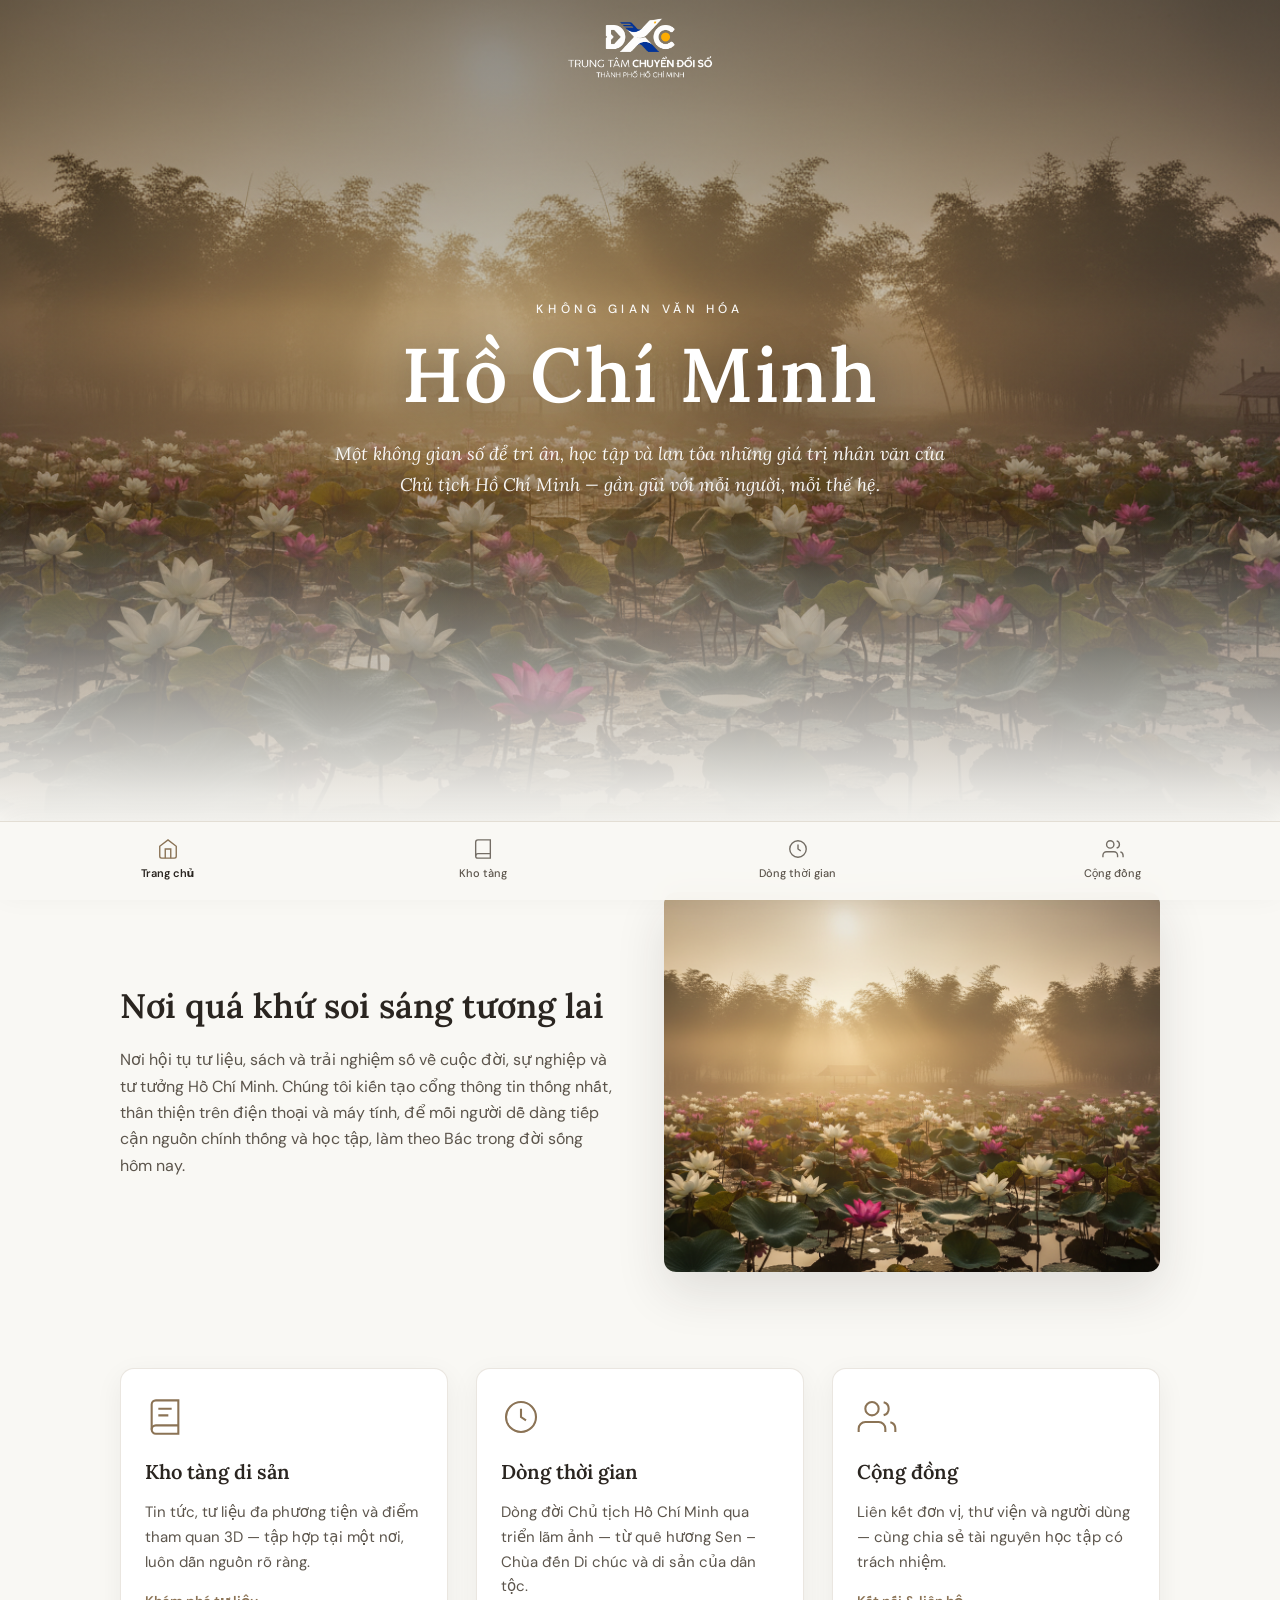
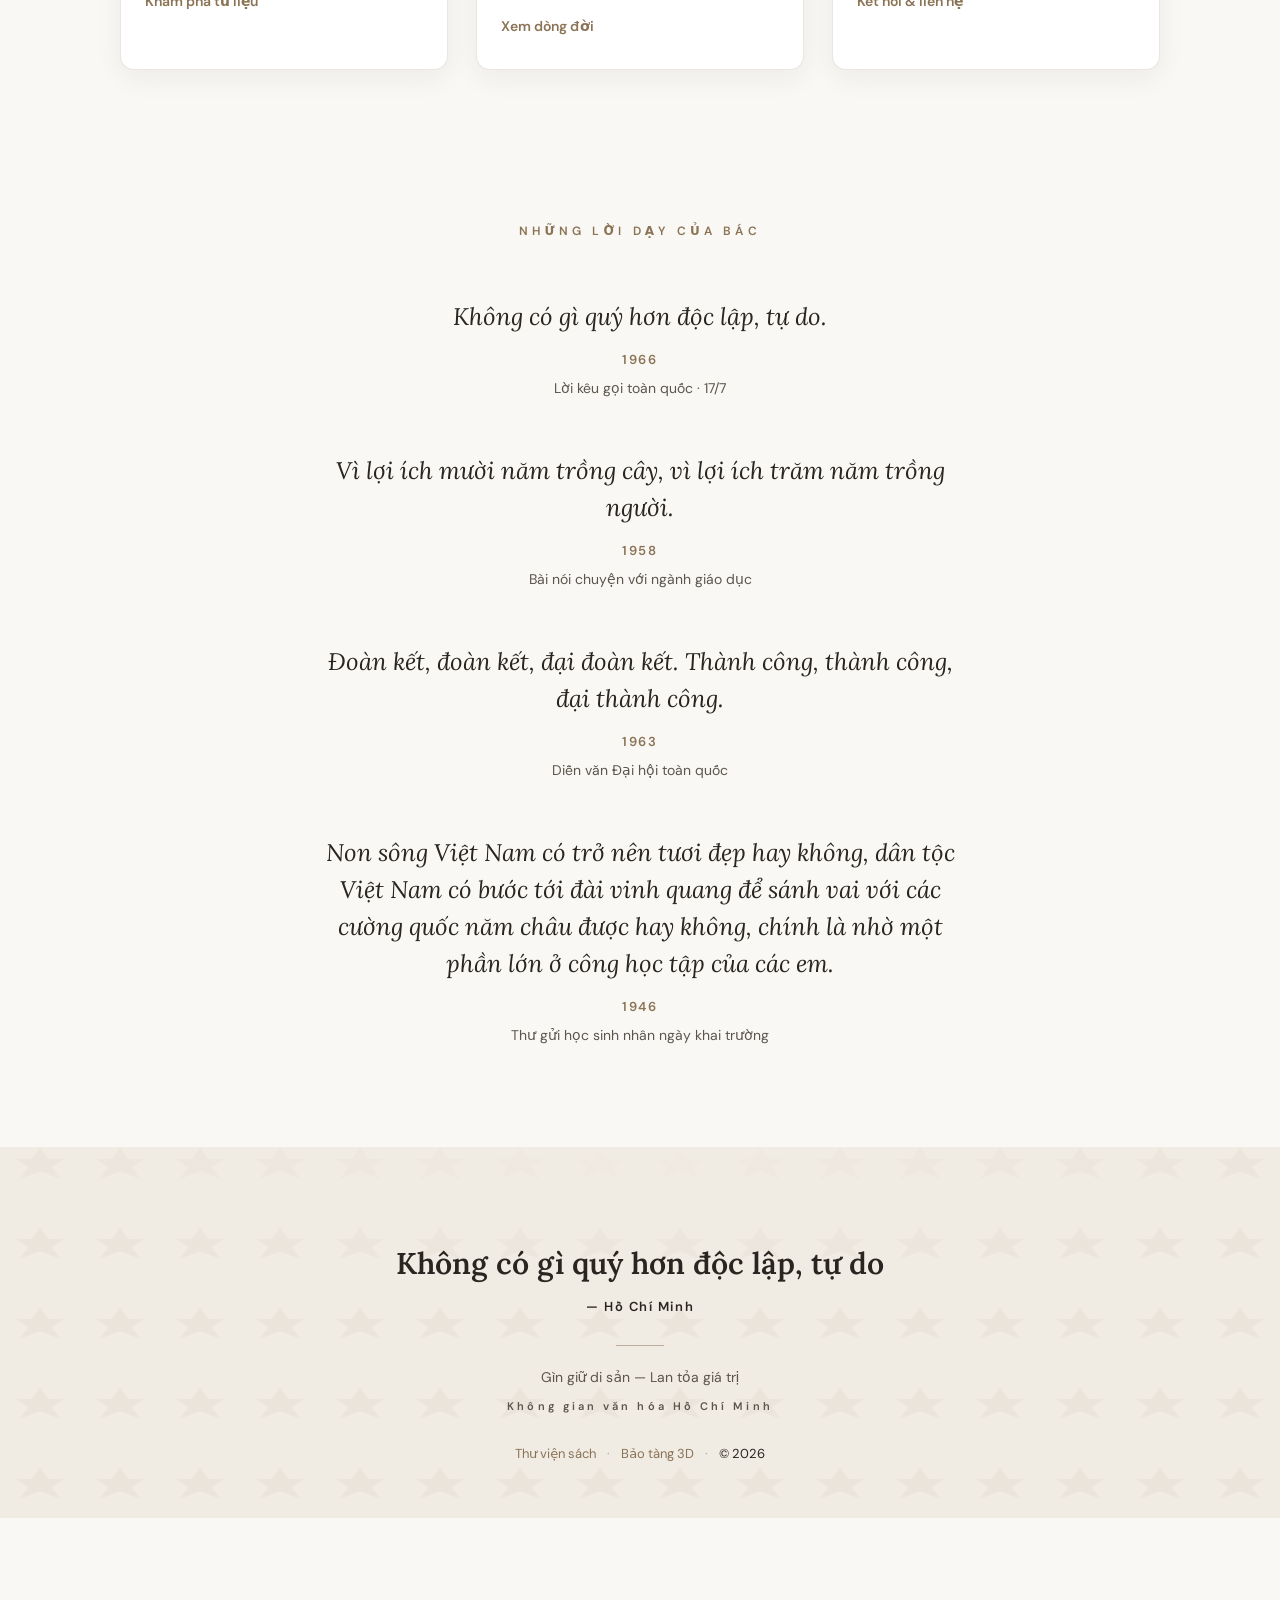
<file: index.html>
<!doctype html>
<html lang="vi">
  <head>
    <meta charset="UTF-8" />
    <meta name="viewport" content="width=device-width, initial-scale=1.0" />
    <title>Không gian Văn hóa Hồ Chí Minh</title>
    <meta
      name="description"
      content="Không gian văn hóa Hồ Chí Minh trên không gian mạng — nơi quá khứ soi sáng tương lai."
    />
    <link rel="stylesheet" href="./landing.css" />
  </head>
  <body class="page-landing">
    <header class="landing-hero" role="banner">
      <div class="landing-hero__bg" aria-hidden="true"></div>
      <div class="landing-hero__fade" aria-hidden="true"></div>
      <a class="site-brand" href="./index.html" aria-label="Trung tâm Chuyển đổi số Thành phố Hồ Chí Minh — về trang chủ">
        <img
          class="site-brand__logo"
          src="./Logo-full_ngang_trang.png"
          alt="Trung tâm Chuyển đổi số Thành phố Hồ Chí Minh"
          width="360"
          height="147"
          decoding="async"
        />
      </a>
      <div class="landing-hero__inner">
        <p class="landing-hero__label">Không gian văn hóa</p>
        <h1 class="landing-hero__title landing-serif">Hồ Chí Minh</h1>
        <p class="landing-hero__quote">
          Một không gian số để tri ân, học tập và lan tỏa những giá trị nhân văn
          của Chủ tịch Hồ Chí Minh — gần gũi với mỗi người, mỗi thế hệ.
        </p>
      </div>
    </header>

    <section class="landing-intro" data-reveal>
      <div class="landing-wrap">
        <div class="landing-intro__grid">
          <div>
            <h2 class="landing-intro__title">Nơi quá khứ soi sáng tương lai</h2>
            <p class="landing-intro__text">
              Nơi hội tụ tư liệu, sách và trải nghiệm số về cuộc đời, sự nghiệp
              và tư tưởng Hồ Chí Minh. Chúng tôi kiến tạo cổng thông tin thống
              nhất, thân thiện trên điện thoại và máy tính, để mỗi người dễ dàng
              tiếp cận nguồn chính thống và học tập, làm theo Bác trong đời
              sống hôm nay.
            </p>
          </div>
          <figure class="landing-intro__figure">
            <img
              src="./assets/hero-reference.png"
              alt="Không gian làm việc với sách và đèn dầu, gợi nhớ phong thái giản dị"
              width="1200"
              height="800"
              loading="lazy"
              decoding="async"
            />
          </figure>
        </div>
      </div>
    </section>

    <section class="landing-features" aria-labelledby="features-heading">
      <div class="landing-wrap">
        <h2 id="features-heading" class="visually-hidden">Ba trụ cột nội dung</h2>
        <div class="landing-cards">
          <article class="landing-card" data-reveal>
            <div class="landing-card__icon" aria-hidden="true">
              <svg viewBox="0 0 24 24" fill="none" stroke="currentColor" stroke-width="1.25">
                <path d="M4 19.5A2.5 2.5 0 0 1 6.5 17H20" />
                <path d="M6.5 2H20v20H6.5A2.5 2.5 0 0 1 4 19.5v-15A2.5 2.5 0 0 1 6.5 2z" />
                <path d="M8 7h8M8 11h6" />
              </svg>
            </div>
            <h3 class="landing-card__title">Kho tàng di sản</h3>
            <p class="landing-card__text">
              Tin tức, tư liệu đa phương tiện và điểm tham quan 3D — tập hợp tại
              một nơi, luôn dẫn nguồn rõ ràng.
            </p>
            <a class="landing-card__link" href="./tu-lieu.html">Khám phá tư liệu</a>
          </article>

          <article class="landing-card" data-reveal>
            <div class="landing-card__icon" aria-hidden="true">
              <svg viewBox="0 0 24 24" fill="none" stroke="currentColor" stroke-width="1.25">
                <circle cx="12" cy="12" r="9" />
                <path d="M12 7v5l3 2" />
              </svg>
            </div>
            <h3 class="landing-card__title">Dòng thời gian</h3>
            <p class="landing-card__text">
              Dòng đời Chủ tịch Hồ Chí Minh qua triển lãm ảnh — từ quê hương Sen – Chùa
              đến Di chúc và di sản của dân tộc.
            </p>
            <a class="landing-card__link" href="./ke-hoach.html">Xem dòng đời</a>
          </article>

          <article class="landing-card" data-reveal>
            <div class="landing-card__icon" aria-hidden="true">
              <svg viewBox="0 0 24 24" fill="none" stroke="currentColor" stroke-width="1.25">
                <path d="M17 21v-2a4 4 0 0 0-4-4H5a4 4 0 0 0-4 4v2" />
                <circle cx="9" cy="7" r="4" />
                <path d="M23 21v-2a4 4 0 0 0-3-3.87M16 3.13a4 4 0 0 1 0 7.75" />
              </svg>
            </div>
            <h3 class="landing-card__title">Cộng đồng</h3>
            <p class="landing-card__text">
              Liên kết đơn vị, thư viện và người dùng — cùng chia sẻ tài nguyên
              học tập có trách nhiệm.
            </p>
            <a class="landing-card__link" href="./lien-he.html">Kết nối &amp; liên hệ</a>
          </article>
        </div>
      </div>
    </section>

    <section class="landing-quotes" aria-labelledby="quotes-label">
      <p id="quotes-label" class="landing-quotes__label">Những lời dạy của Bác</p>
      <div class="landing-wrap">
        <div class="landing-quote-block" data-reveal>
          <blockquote>
            Không có gì quý hơn độc lập, tự do.
          </blockquote>
          <p class="landing-quote-block__meta">
            <span class="landing-quote-block__year">1966</span>
            <cite>Lời kêu gọi toàn quốc · 17/7</cite>
          </p>
        </div>
        <div class="landing-quote-block" data-reveal>
          <blockquote>
            Vì lợi ích mười năm trồng cây, vì lợi ích trăm năm trồng người.
          </blockquote>
          <p class="landing-quote-block__meta">
            <span class="landing-quote-block__year">1958</span>
            <cite>Bài nói chuyện với ngành giáo dục</cite>
          </p>
        </div>
        <div class="landing-quote-block" data-reveal>
          <blockquote>
            Đoàn kết, đoàn kết, đại đoàn kết. Thành công, thành công, đại thành công.
          </blockquote>
          <p class="landing-quote-block__meta">
            <span class="landing-quote-block__year">1963</span>
            <cite>Diễn văn Đại hội toàn quốc</cite>
          </p>
        </div>
        <div class="landing-quote-block" data-reveal>
          <blockquote>
            Non sông Việt Nam có trở nên tươi đẹp hay không, dân tộc Việt Nam có bước
            tới đài vinh quang để sánh vai với các cường quốc năm châu được hay không,
            chính là nhờ một phần lớn ở công học tập của các em.
          </blockquote>
          <p class="landing-quote-block__meta">
            <span class="landing-quote-block__year">1946</span>
            <cite>Thư gửi học sinh nhân ngày khai trường</cite>
          </p>
        </div>
      </div>
    </section>

    <footer class="landing-foot">
      <div class="landing-foot__inner">
        <p class="landing-foot__quote landing-serif">
          Không có gì quý hơn độc lập, tự do
        </p>
        <p class="landing-foot__attr">— Hồ Chí Minh</p>
        <div class="landing-foot__rule" aria-hidden="true"></div>
        <p class="landing-foot__tag">Gìn giữ di sản — Lan tỏa giá trị</p>
        <p class="landing-foot__brand">Không gian văn hóa Hồ Chí Minh</p>
        <p class="landing-foot__links">
          <a href="./thu-vien.html">Thư viện sách</a>
          <span class="landing-foot__sep">·</span>
          <a href="./tu-lieu.html#bao-tang-3d">Bảo tàng 3D</a>
          <span class="landing-foot__sep">·</span>
          <span>&copy; <span id="current-year"></span></span>
        </p>
      </div>
    </footer>

    <nav class="landing-dock" aria-label="Điều hướng chính">
      <a class="is-active" href="./index.html" aria-current="page">
        <svg viewBox="0 0 24 24" fill="none" stroke="currentColor" stroke-width="1.5">
          <path d="M3 9l9-7 9 7v11a2 2 0 0 1-2 2H5a2 2 0 0 1-2-2z" />
          <polyline points="9 22 9 12 15 12 15 22" />
        </svg>
        Trang chủ
      </a>
      <a href="./tu-lieu.html">
        <svg viewBox="0 0 24 24" fill="none" stroke="currentColor" stroke-width="1.5">
          <path d="M4 19.5A2.5 2.5 0 0 1 6.5 17H20" />
          <path d="M6.5 2H20v20H6.5A2.5 2.5 0 0 1 4 19.5v-15A2.5 2.5 0 0 1 6.5 2z" />
        </svg>
        Kho tàng
      </a>
      <a href="./ke-hoach.html">
        <svg viewBox="0 0 24 24" fill="none" stroke="currentColor" stroke-width="1.5">
          <circle cx="12" cy="12" r="9" />
          <path d="M12 7v5l3 2" />
        </svg>
        Dòng thời gian
      </a>
      <a href="./lien-he.html">
        <svg viewBox="0 0 24 24" fill="none" stroke="currentColor" stroke-width="1.5">
          <path d="M17 21v-2a4 4 0 0 0-4-4H5a4 4 0 0 0-4 4v2" />
          <circle cx="9" cy="7" r="4" />
          <path d="M23 21v-2a4 4 0 0 0-3-3.87M16 3.13a4 4 0 0 1 0 7.75" />
        </svg>
        Cộng đồng
      </a>
    </nav>

    <script src="./landing.js" defer></script>
  </body>
</html>
</file>
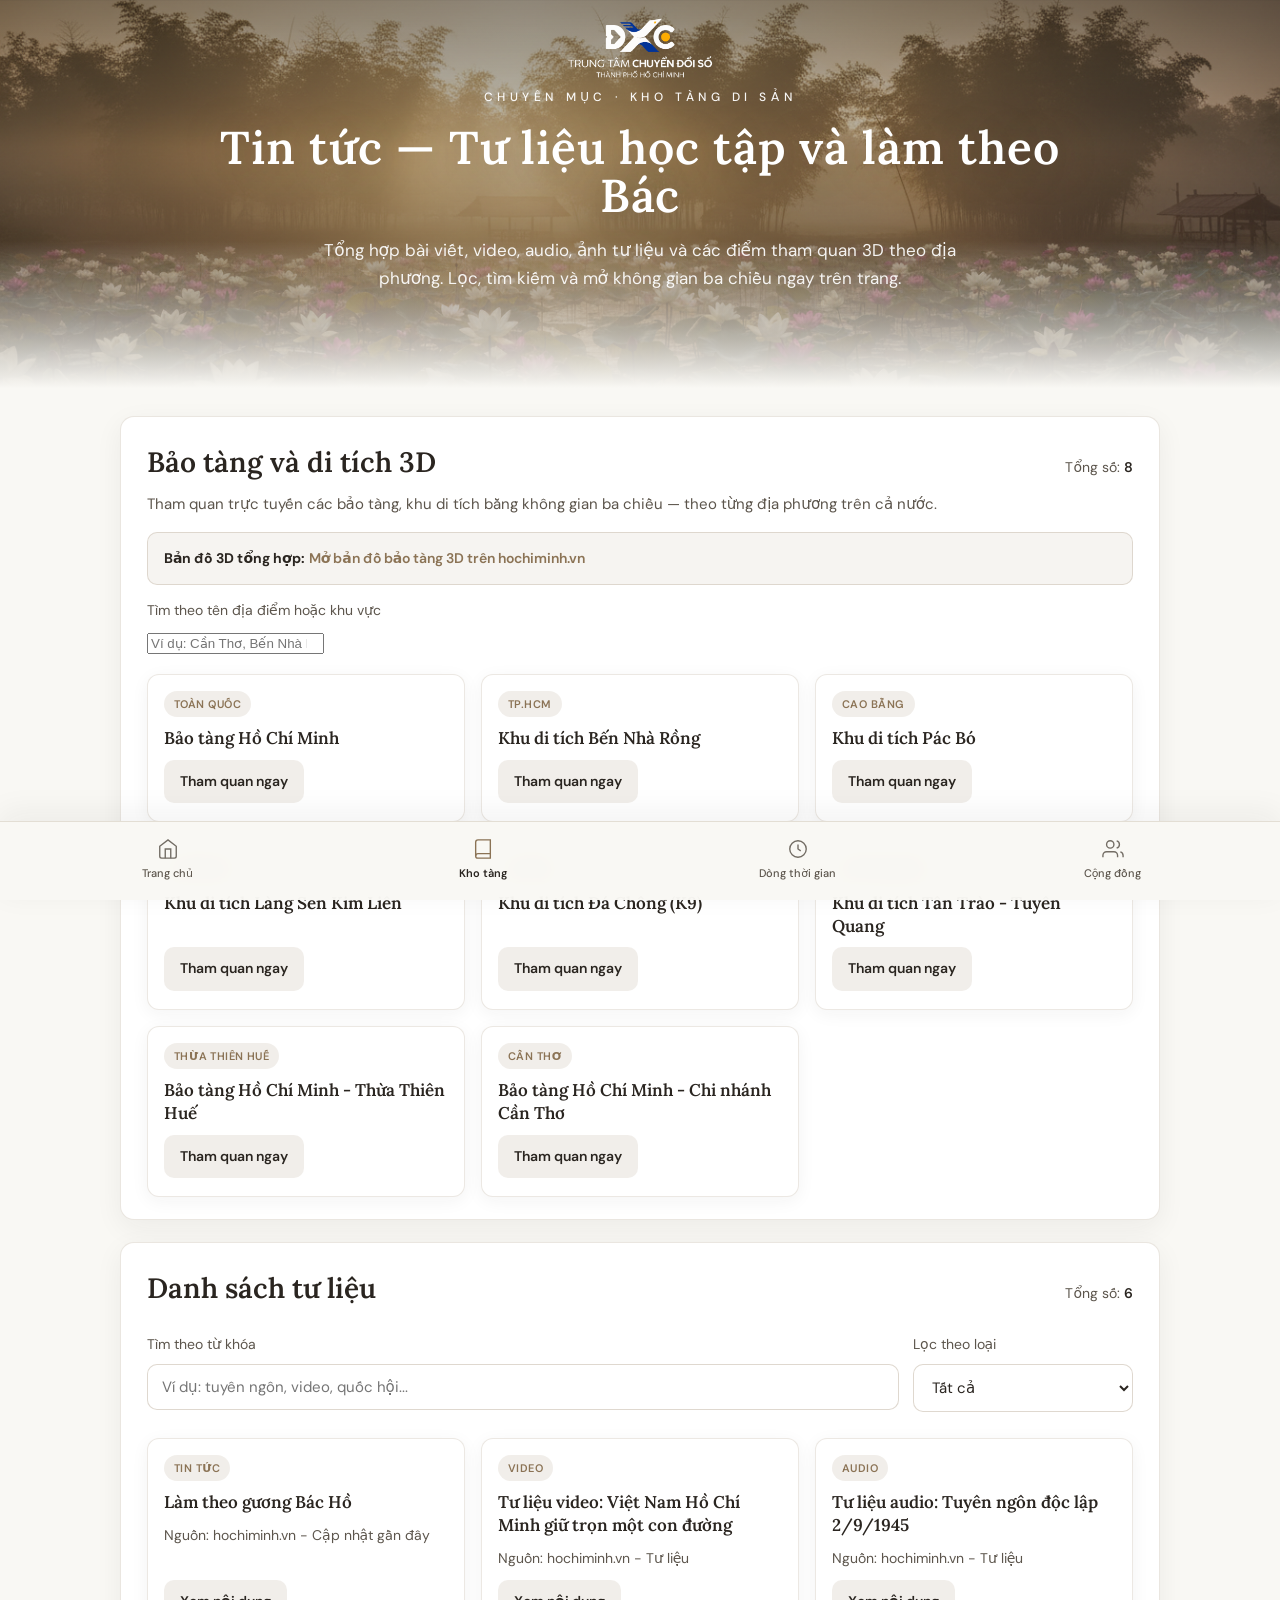
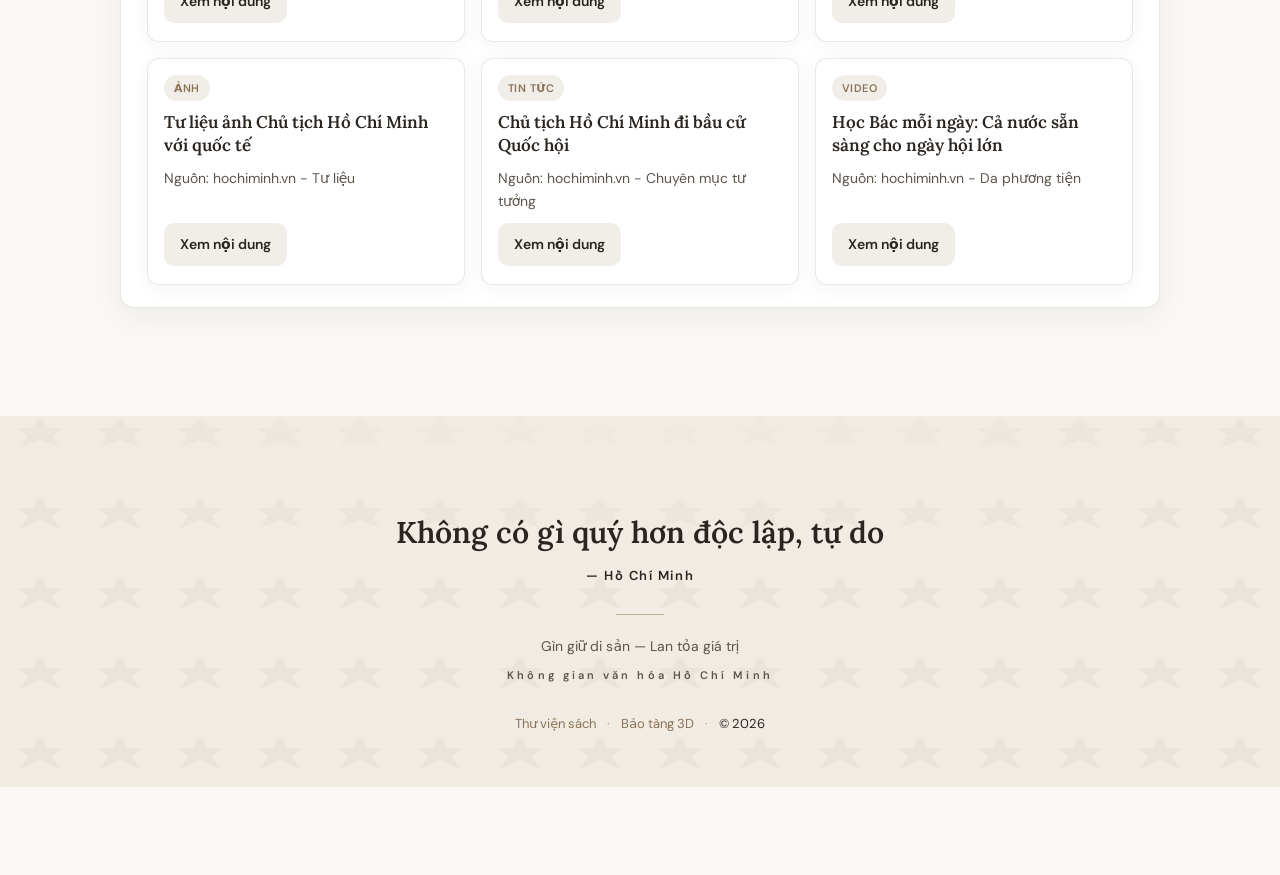
<file: bao-tang-3d.html>
<!doctype html>
<html lang="vi">
  <head>
    <meta charset="UTF-8" />
    <meta http-equiv="refresh" content="0; url=./tu-lieu.html#bao-tang-3d" />
    <meta name="viewport" content="width=device-width, initial-scale=1.0" />
    <title>Bảo tàng 3D | Không gian Văn hóa Hồ Chí Minh</title>
    <link rel="canonical" href="./tu-lieu.html#bao-tang-3d" />
    <link rel="stylesheet" href="./landing.css" />
    <script>
      location.replace("./tu-lieu.html#bao-tang-3d");
    </script>
  </head>
  <body class="page-redirect">
    <main class="page-redirect__inner">
      <a class="site-brand site-brand--static" href="./index.html" aria-label="Trung tâm Chuyển đổi số Thành phố Hồ Chí Minh — về trang chủ">
        <img
          class="site-brand__logo"
          src="./Logo-full_ngang_trang.png"
          alt="Trung tâm Chuyển đổi số Thành phố Hồ Chí Minh"
          width="360"
          height="147"
          decoding="async"
        />
      </a>
      <p>Đang chuyển tới <a href="./tu-lieu.html#bao-tang-3d">Bảo tàng và di tích 3D</a>…</p>
    </main>
  </body>
</html>
</file>
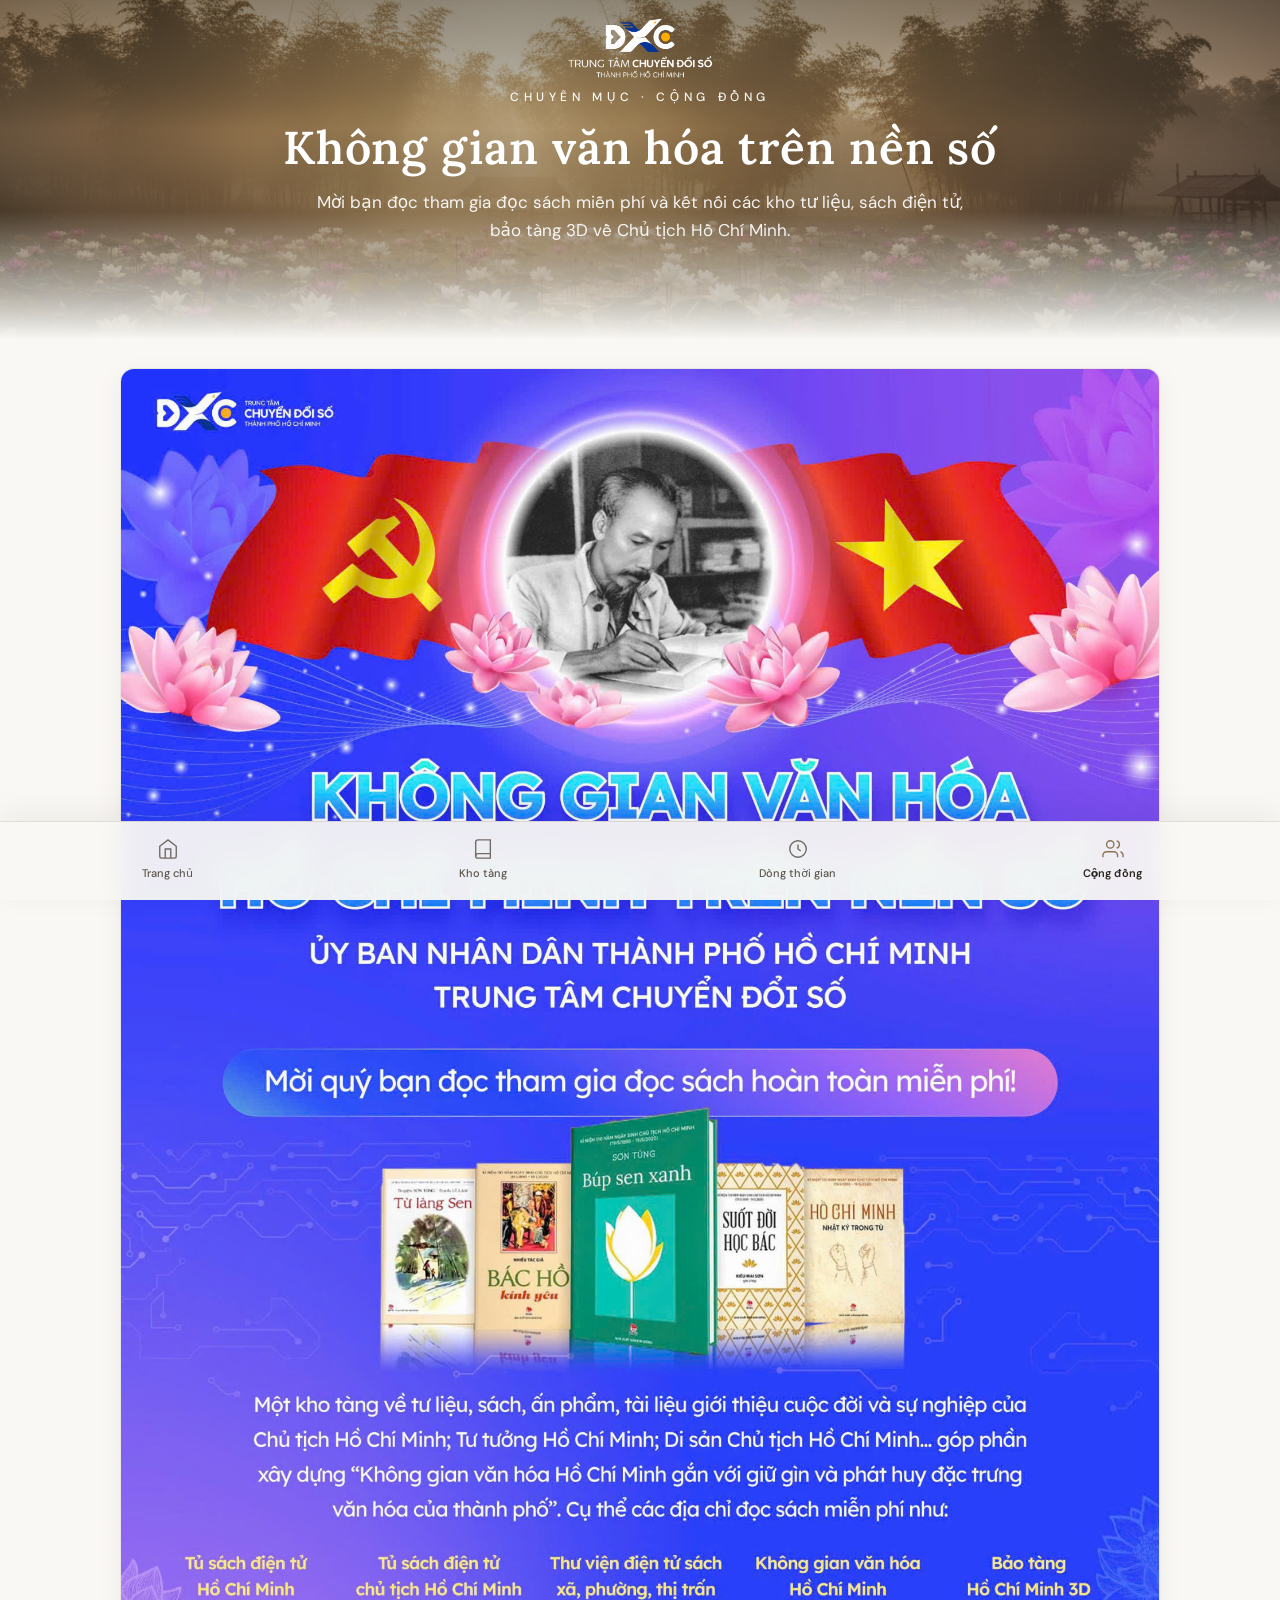
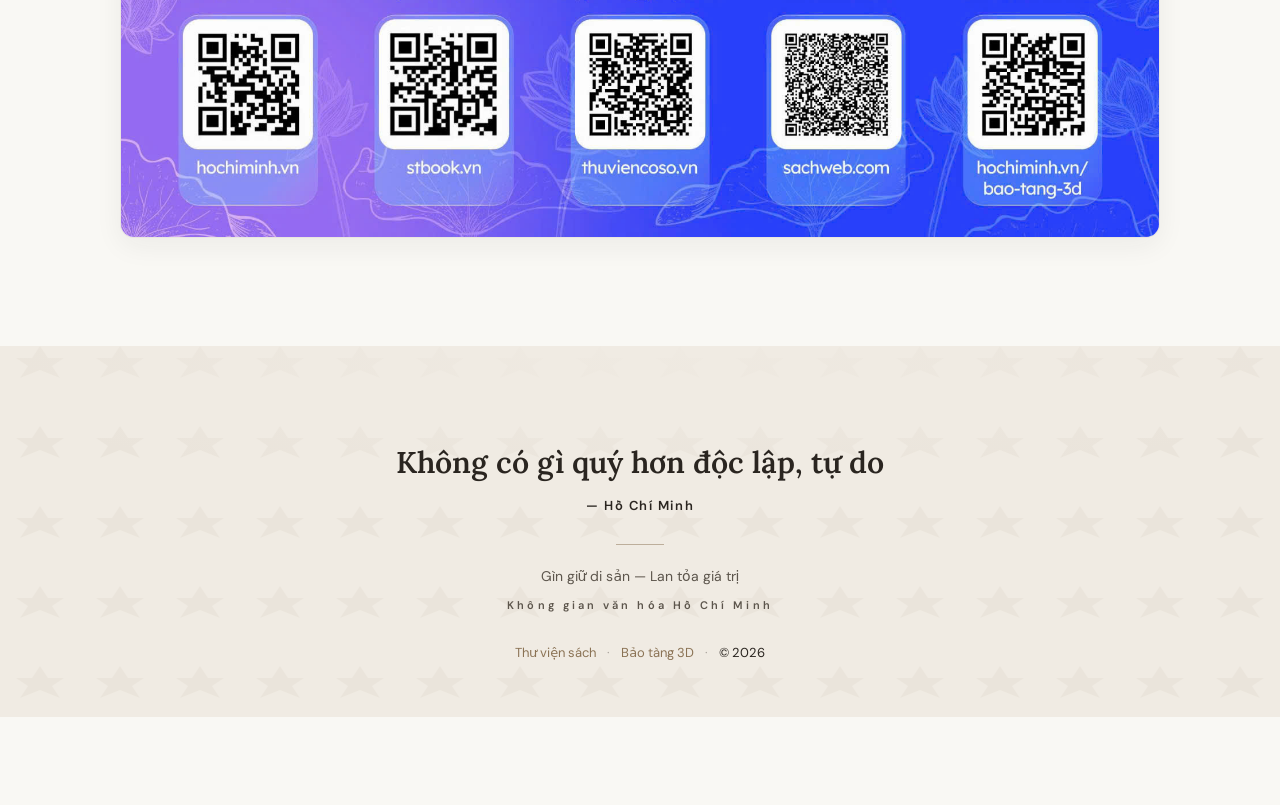
<file: lien-he.html>
<!doctype html>
<html lang="vi">
  <head>
    <meta charset="UTF-8" />
    <meta name="viewport" content="width=device-width, initial-scale=1.0" />
    <title>Không gian văn hóa trên nền số | Không gian Văn hóa Hồ Chí Minh</title>
    <meta
      name="description"
      content="Infographic Không gian văn hóa Hồ Chí Minh trên nền số — tủ sách điện tử, thư viện và bảo tàng 3D."
    />
    <link rel="stylesheet" href="./landing.css" />
  </head>
  <body class="page-landing">
    <header class="landing-hero landing-hero--page" role="banner">
      <div class="landing-hero__bg" aria-hidden="true"></div>
      <div class="landing-hero__fade" aria-hidden="true"></div>
      <a class="site-brand" href="./index.html" aria-label="Trung tâm Chuyển đổi số Thành phố Hồ Chí Minh — về trang chủ">
        <img
          class="site-brand__logo"
          src="./Logo-full_ngang_trang.png"
          alt="Trung tâm Chuyển đổi số Thành phố Hồ Chí Minh"
          width="360"
          height="147"
          decoding="async"
        />
      </a>
      <div class="landing-hero__inner landing-hero__inner--page">
        <p class="landing-hero__label">Chuyên mục · Cộng đồng</p>
        <h1 class="landing-hero__title landing-serif">Không gian văn hóa trên nền số</h1>
        <p class="landing-hero__desc">
          Mời bạn đọc tham gia đọc sách miễn phí và kết nối các kho tư liệu, sách
          điện tử, bảo tàng 3D về Chủ tịch Hồ Chí Minh.
        </p>
      </div>
    </header>

    <main class="landing-page-main container">
      <section class="block block--infographic" aria-labelledby="infographic-heading">
        <h2 id="infographic-heading" class="visually-hidden">
          Không gian văn hóa Hồ Chí Minh trên nền số
        </h2>
        <figure class="infographic">
          <img
            src="./infographic.jpg"
            alt="Infographic Không gian văn hóa Hồ Chí Minh trên nền số: tủ sách hochiminh.vn, stbook.vn, thuviencoso.vn, sachweb.com và bảo tàng 3D."
            width="1810"
            height="2560"
            loading="eager"
            decoding="async"
          />
        </figure>
        <ul class="infographic-links visually-hidden">
          <li><a href="https://hochiminh.vn/">Tủ sách điện tử Hồ Chí Minh</a></li>
          <li><a href="https://stbook.vn/">Tủ sách điện tử Chủ tịch Hồ Chí Minh</a></li>
          <li><a href="https://thuviencoso.vn/">Thư viện điện tử sách xã, phường, thị trấn</a></li>
          <li><a href="https://sachweb.com/">Không gian văn hóa Hồ Chí Minh</a></li>
          <li><a href="https://hochiminh.vn/bao-tang-3d">Bảo tàng Hồ Chí Minh 3D</a></li>
        </ul>
      </section>
    </main>

    <footer class="landing-foot">
      <div class="landing-foot__inner">
        <p class="landing-foot__quote landing-serif">Không có gì quý hơn độc lập, tự do</p>
        <p class="landing-foot__attr">— Hồ Chí Minh</p>
        <div class="landing-foot__rule" aria-hidden="true"></div>
        <p class="landing-foot__tag">Gìn giữ di sản — Lan tỏa giá trị</p>
        <p class="landing-foot__brand">Không gian văn hóa Hồ Chí Minh</p>
        <p class="landing-foot__links">
          <a href="./thu-vien.html">Thư viện sách</a>
          <span class="landing-foot__sep">·</span>
          <a href="./tu-lieu.html#bao-tang-3d">Bảo tàng 3D</a>
          <span class="landing-foot__sep">·</span>
          <span>&copy; <span id="current-year"></span></span>
        </p>
      </div>
    </footer>

    <nav class="landing-dock" aria-label="Điều hướng chính">
      <a href="./index.html">
        <svg viewBox="0 0 24 24" fill="none" stroke="currentColor" stroke-width="1.5">
          <path d="M3 9l9-7 9 7v11a2 2 0 0 1-2 2H5a2 2 0 0 1-2-2z" />
          <polyline points="9 22 9 12 15 12 15 22" />
        </svg>
        Trang chủ
      </a>
      <a href="./tu-lieu.html">
        <svg viewBox="0 0 24 24" fill="none" stroke="currentColor" stroke-width="1.5">
          <path d="M4 19.5A2.5 2.5 0 0 1 6.5 17H20" />
          <path d="M6.5 2H20v20H6.5A2.5 2.5 0 0 1 4 19.5v-15A2.5 2.5 0 0 1 6.5 2z" />
        </svg>
        Kho tàng
      </a>
      <a href="./ke-hoach.html">
        <svg viewBox="0 0 24 24" fill="none" stroke="currentColor" stroke-width="1.5">
          <circle cx="12" cy="12" r="9" />
          <path d="M12 7v5l3 2" />
        </svg>
        Dòng thời gian
      </a>
      <a class="is-active" href="./lien-he.html" aria-current="page">
        <svg viewBox="0 0 24 24" fill="none" stroke="currentColor" stroke-width="1.5">
          <path d="M17 21v-2a4 4 0 0 0-4-4H5a4 4 0 0 0-4 4v2" />
          <circle cx="9" cy="7" r="4" />
          <path d="M23 21v-2a4 4 0 0 0-3-3.87M16 3.13a4 4 0 0 1 0 7.75" />
        </svg>
        Cộng đồng
      </a>
    </nav>

    <script src="./landing.js" defer></script>
  </body>
</html>
</file>
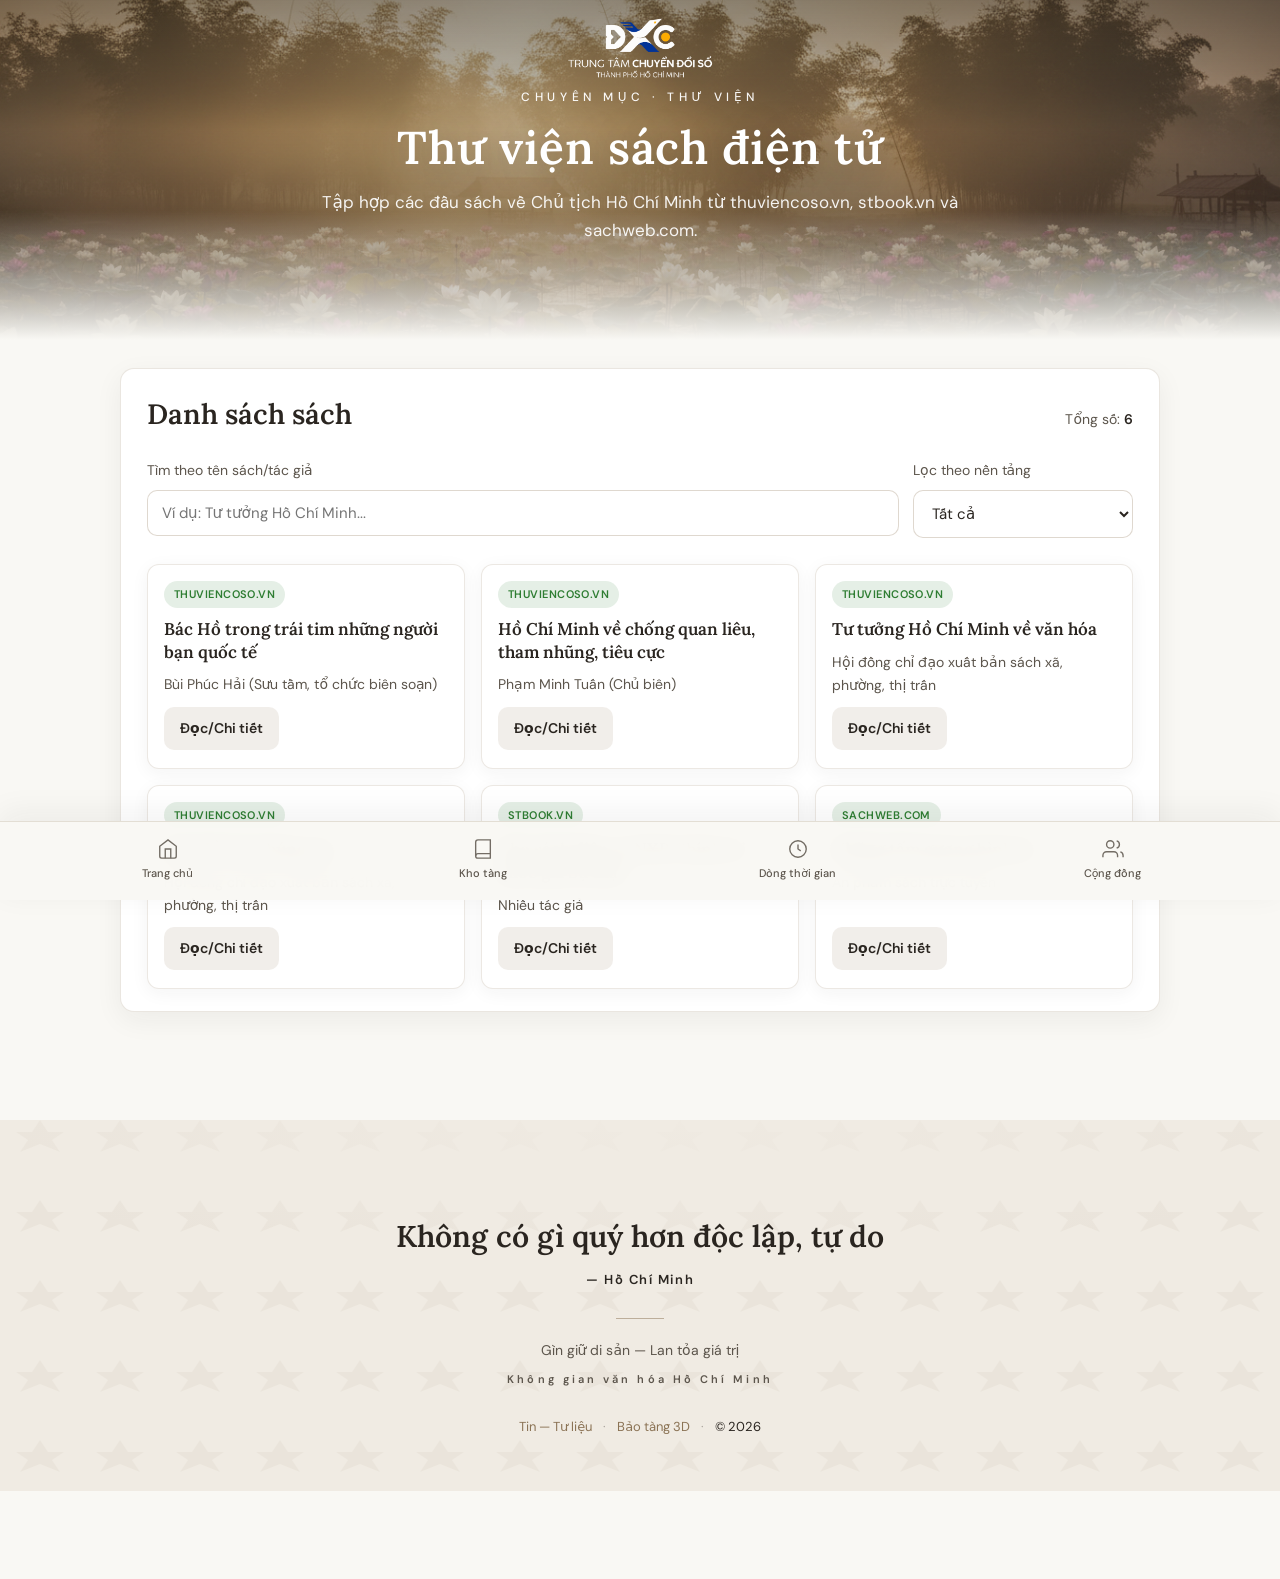
<file: thu-vien.html>
<!doctype html>
<html lang="vi">
  <head>
    <meta charset="UTF-8" />
    <meta name="viewport" content="width=device-width, initial-scale=1.0" />
    <title>Thư viện sách | Không gian Văn hóa Hồ Chí Minh</title>
    <meta
      name="description"
      content="Thư viện sách điện tử về Chủ tịch Hồ Chí Minh từ nhiều nguồn chính thống."
    />
    <link rel="stylesheet" href="./landing.css" />
  </head>
  <body class="page-landing">
    <header class="landing-hero landing-hero--page" role="banner">
      <div class="landing-hero__bg" aria-hidden="true"></div>
      <div class="landing-hero__fade" aria-hidden="true"></div>
      <a class="site-brand" href="./index.html" aria-label="Trung tâm Chuyển đổi số Thành phố Hồ Chí Minh — về trang chủ">
        <img
          class="site-brand__logo"
          src="./Logo-full_ngang_trang.png"
          alt="Trung tâm Chuyển đổi số Thành phố Hồ Chí Minh"
          width="360"
          height="147"
          decoding="async"
        />
      </a>
      <div class="landing-hero__inner landing-hero__inner--page">
        <p class="landing-hero__label">Chuyên mục · Thư viện</p>
        <h1 class="landing-hero__title landing-serif">Thư viện sách điện tử</h1>
        <p class="landing-hero__desc">
          Tập hợp các đầu sách về Chủ tịch Hồ Chí Minh từ thuviencoso.vn, stbook.vn và
          sachweb.com.
        </p>
      </div>
    </header>

    <main class="landing-page-main container">
      <section class="block">
        <div class="section-head">
          <h2>Danh sách sách</h2>
          <p class="count">Tổng số: <strong id="books-count">0</strong></p>
        </div>
        <div class="controls">
          <label class="search-wrap" for="book-search">
            <span>Tìm theo tên sách/tác giả</span>
            <input id="book-search" type="text" placeholder="Ví dụ: Tư tưởng Hồ Chí Minh..." />
          </label>
          <label class="filter-wrap" for="book-platform">
            <span>Lọc theo nền tảng</span>
            <select id="book-platform">
              <option value="all">Tất cả</option>
              <option value="thuviencoso.vn">thuviencoso.vn</option>
              <option value="stbook.vn">stbook.vn</option>
              <option value="sachweb.com">sachweb.com</option>
            </select>
          </label>
        </div>
        <div id="books-grid" class="grid"></div>
      </section>
    </main>

    <footer class="landing-foot">
      <div class="landing-foot__inner">
        <p class="landing-foot__quote landing-serif">Không có gì quý hơn độc lập, tự do</p>
        <p class="landing-foot__attr">— Hồ Chí Minh</p>
        <div class="landing-foot__rule" aria-hidden="true"></div>
        <p class="landing-foot__tag">Gìn giữ di sản — Lan tỏa giá trị</p>
        <p class="landing-foot__brand">Không gian văn hóa Hồ Chí Minh</p>
        <p class="landing-foot__links">
          <a href="./tu-lieu.html">Tin — Tư liệu</a>
          <span class="landing-foot__sep">·</span>
          <a href="./tu-lieu.html#bao-tang-3d">Bảo tàng 3D</a>
          <span class="landing-foot__sep">·</span>
          <span>&copy; <span id="current-year"></span></span>
        </p>
      </div>
    </footer>

    <nav class="landing-dock" aria-label="Điều hướng chính">
      <a href="./index.html">
        <svg viewBox="0 0 24 24" fill="none" stroke="currentColor" stroke-width="1.5">
          <path d="M3 9l9-7 9 7v11a2 2 0 0 1-2 2H5a2 2 0 0 1-2-2z" />
          <polyline points="9 22 9 12 15 12 15 22" />
        </svg>
        Trang chủ
      </a>
      <a href="./tu-lieu.html">
        <svg viewBox="0 0 24 24" fill="none" stroke="currentColor" stroke-width="1.5">
          <path d="M4 19.5A2.5 2.5 0 0 1 6.5 17H20" />
          <path d="M6.5 2H20v20H6.5A2.5 2.5 0 0 1 4 19.5v-15A2.5 2.5 0 0 1 6.5 2z" />
        </svg>
        Kho tàng
      </a>
      <a href="./ke-hoach.html">
        <svg viewBox="0 0 24 24" fill="none" stroke="currentColor" stroke-width="1.5">
          <circle cx="12" cy="12" r="9" />
          <path d="M12 7v5l3 2" />
        </svg>
        Dòng thời gian
      </a>
      <a href="./lien-he.html">
        <svg viewBox="0 0 24 24" fill="none" stroke="currentColor" stroke-width="1.5">
          <path d="M17 21v-2a4 4 0 0 0-4-4H5a4 4 0 0 0-4 4v2" />
          <circle cx="9" cy="7" r="4" />
          <path d="M23 21v-2a4 4 0 0 0-3-3.87M16 3.13a4 4 0 0 1 0 7.75" />
        </svg>
        Cộng đồng
      </a>
    </nav>

    <script src="./landing.js" defer></script>
    <script src="./script.js"></script>
  </body>
</html>
</file>
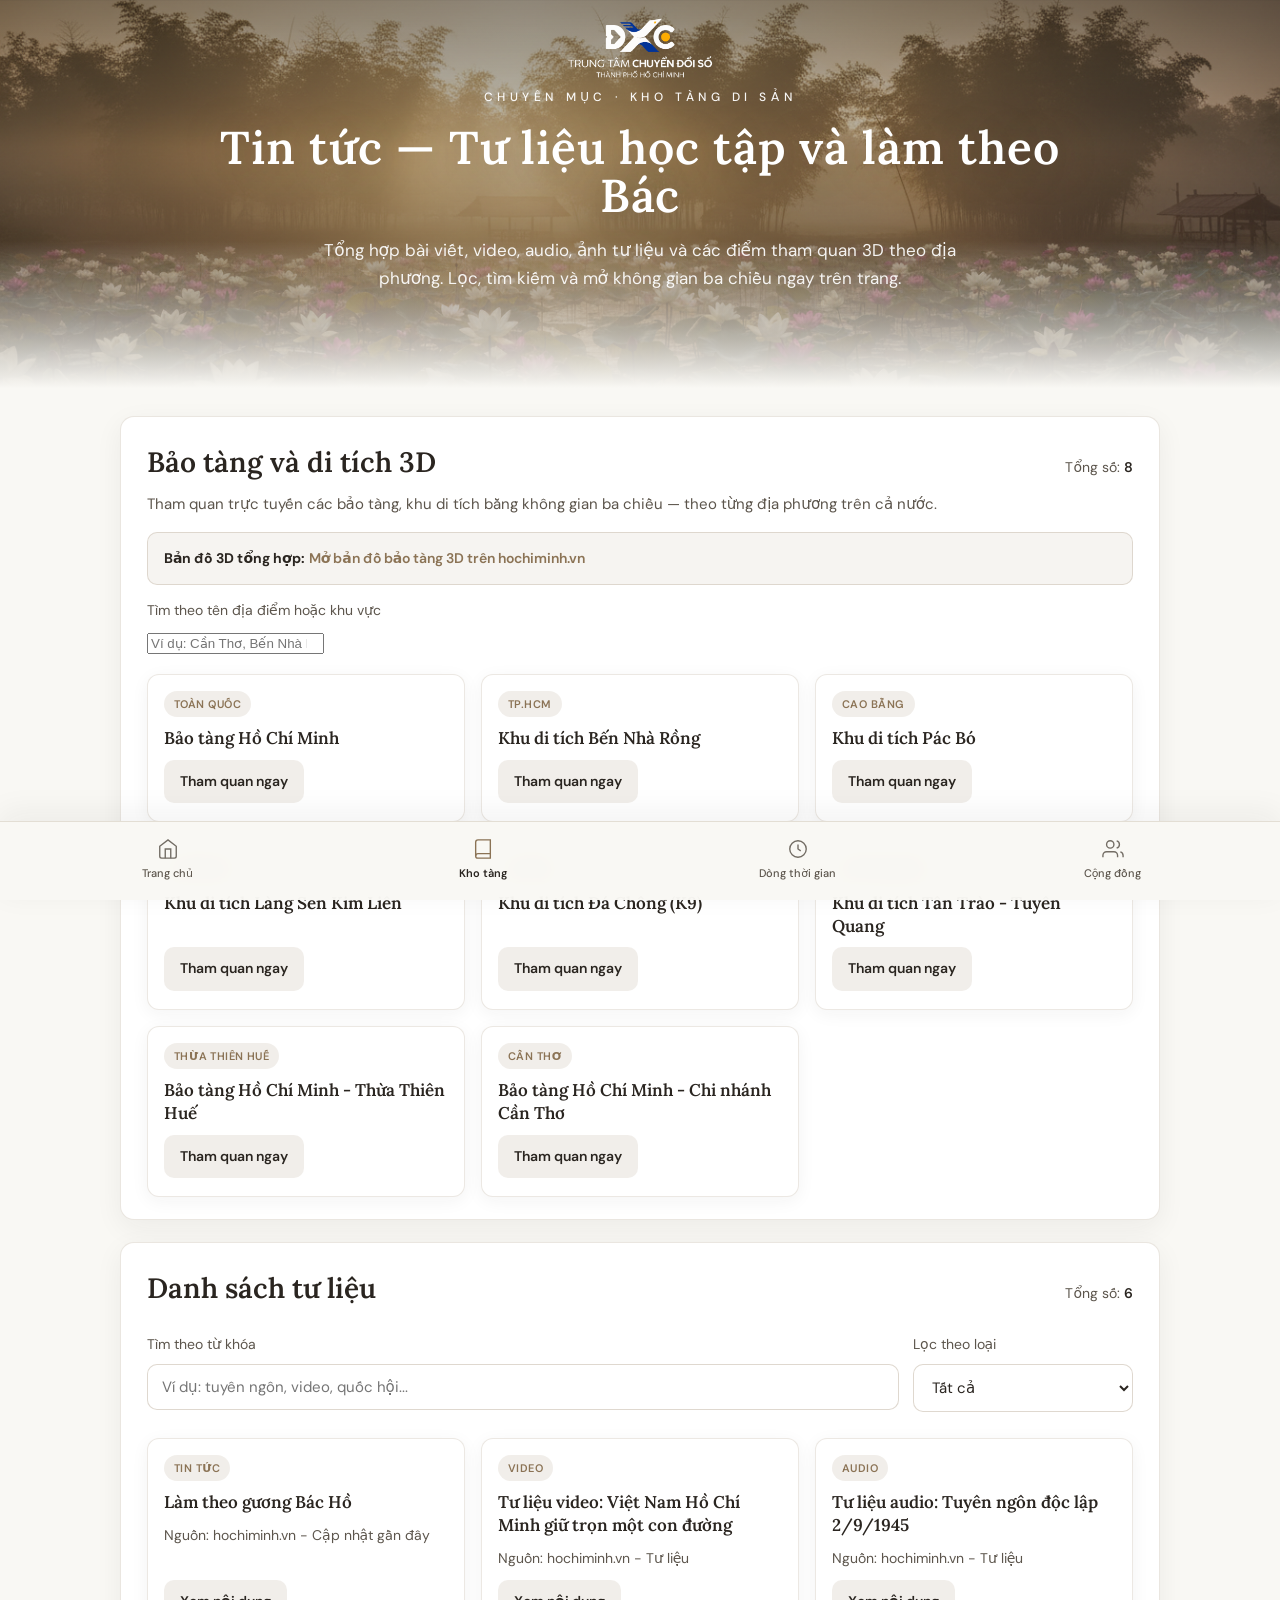
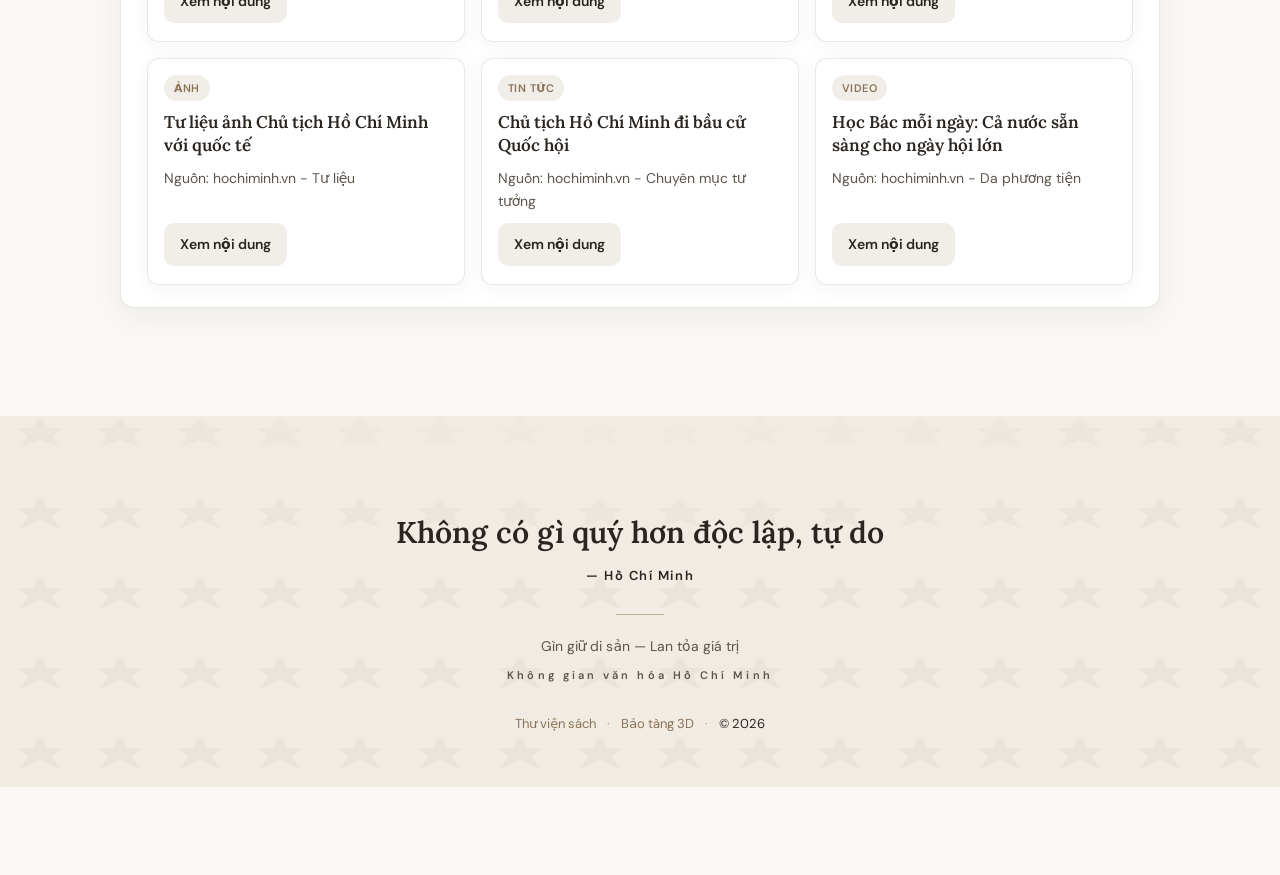
<file: tu-lieu.html>
<!doctype html>
<html lang="vi">
  <head>
    <meta charset="UTF-8" />
    <meta name="viewport" content="width=device-width, initial-scale=1.0" />
    <title>Tin - Tư liệu | Không gian Văn hóa Hồ Chí Minh</title>
    <meta
      name="description"
      content="Tin tức, tư liệu đa phương tiện và bản đồ tham quan bảo tàng, di tích 3D về Chủ tịch Hồ Chí Minh."
    />
    <link rel="stylesheet" href="./landing.css" />
  </head>
  <body class="page-landing">
    <header class="landing-hero landing-hero--page" role="banner">
      <div class="landing-hero__bg" aria-hidden="true"></div>
      <div class="landing-hero__fade" aria-hidden="true"></div>
      <a class="site-brand" href="./index.html" aria-label="Trung tâm Chuyển đổi số Thành phố Hồ Chí Minh — về trang chủ">
        <img
          class="site-brand__logo"
          src="./Logo-full_ngang_trang.png"
          alt="Trung tâm Chuyển đổi số Thành phố Hồ Chí Minh"
          width="360"
          height="147"
          decoding="async"
        />
      </a>
      <div class="landing-hero__inner landing-hero__inner--page">
        <p class="landing-hero__label">Chuyên mục · Kho tàng di sản</p>
        <h1 class="landing-hero__title landing-serif">Tin tức — Tư liệu học tập và làm theo Bác</h1>
        <p class="landing-hero__desc">
          Tổng hợp bài viết, video, audio, ảnh tư liệu và các điểm tham quan 3D theo địa phương.
          Lọc, tìm kiếm và mở không gian ba chiều ngay trên trang.
        </p>
      </div>
    </header>

    <main class="landing-page-main container">
      <section class="block" id="bao-tang-3d">
        <div class="section-head">
          <h2>Bảo tàng và di tích 3D</h2>
          <p class="count">Tổng số: <strong id="museums-count">0</strong></p>
        </div>
        <p class="section-lead">
          Tham quan trực tuyến các bảo tàng, khu di tích bằng không gian ba chiều — theo từng
          địa phương trên cả nước.
        </p>
        <p class="note museum-portal">
          <strong>Bản đồ 3D tổng hợp:</strong>
          <a href="https://hochiminh.vn/bao-tang-3d" target="_blank" rel="noopener noreferrer"
            >Mở bản đồ bảo tàng 3D trên hochiminh.vn</a
          >
        </p>
        <label class="search-wrap" for="museum-search">
          <span>Tìm theo tên địa điểm hoặc khu vực</span>
          <input
            id="museum-search"
            type="search"
            placeholder="Ví dụ: Cần Thơ, Bến Nhà Rồng, Pác Bó..."
            autocomplete="off"
          />
        </label>
        <div id="museums-grid" class="grid grid--museums"></div>
      </section>

      <section class="block">
        <div class="section-head">
          <h2>Danh sách tư liệu</h2>
          <p class="count">Tổng số: <strong id="documents-count">0</strong></p>
        </div>
        <div class="controls">
          <label class="search-wrap" for="document-search">
            <span>Tìm theo từ khóa</span>
            <input id="document-search" type="text" placeholder="Ví dụ: tuyên ngôn, video, quốc hội..." />
          </label>
          <label class="filter-wrap" for="document-category">
            <span>Lọc theo loại</span>
            <select id="document-category">
              <option value="all">Tất cả</option>
              <option value="Tin tức">Tin tức</option>
              <option value="Video">Video</option>
              <option value="Audio">Audio</option>
              <option value="Ảnh">Ảnh</option>
            </select>
          </label>
        </div>
        <div id="documents-grid" class="grid"></div>
      </section>
    </main>

    <footer class="landing-foot">
      <div class="landing-foot__inner">
        <p class="landing-foot__quote landing-serif">Không có gì quý hơn độc lập, tự do</p>
        <p class="landing-foot__attr">— Hồ Chí Minh</p>
        <div class="landing-foot__rule" aria-hidden="true"></div>
        <p class="landing-foot__tag">Gìn giữ di sản — Lan tỏa giá trị</p>
        <p class="landing-foot__brand">Không gian văn hóa Hồ Chí Minh</p>
        <p class="landing-foot__links">
          <a href="./thu-vien.html">Thư viện sách</a>
          <span class="landing-foot__sep">·</span>
          <a href="./tu-lieu.html#bao-tang-3d">Bảo tàng 3D</a>
          <span class="landing-foot__sep">·</span>
          <span>&copy; <span id="current-year"></span></span>
        </p>
      </div>
    </footer>

    <nav class="landing-dock" aria-label="Điều hướng chính">
      <a href="./index.html">
        <svg viewBox="0 0 24 24" fill="none" stroke="currentColor" stroke-width="1.5">
          <path d="M3 9l9-7 9 7v11a2 2 0 0 1-2 2H5a2 2 0 0 1-2-2z" />
          <polyline points="9 22 9 12 15 12 15 22" />
        </svg>
        Trang chủ
      </a>
      <a class="is-active" href="./tu-lieu.html" aria-current="page">
        <svg viewBox="0 0 24 24" fill="none" stroke="currentColor" stroke-width="1.5">
          <path d="M4 19.5A2.5 2.5 0 0 1 6.5 17H20" />
          <path d="M6.5 2H20v20H6.5A2.5 2.5 0 0 1 4 19.5v-15A2.5 2.5 0 0 1 6.5 2z" />
        </svg>
        Kho tàng
      </a>
      <a href="./ke-hoach.html">
        <svg viewBox="0 0 24 24" fill="none" stroke="currentColor" stroke-width="1.5">
          <circle cx="12" cy="12" r="9" />
          <path d="M12 7v5l3 2" />
        </svg>
        Dòng thời gian
      </a>
      <a href="./lien-he.html">
        <svg viewBox="0 0 24 24" fill="none" stroke="currentColor" stroke-width="1.5">
          <path d="M17 21v-2a4 4 0 0 0-4-4H5a4 4 0 0 0-4 4v2" />
          <circle cx="9" cy="7" r="4" />
          <path d="M23 21v-2a4 4 0 0 0-3-3.87M16 3.13a4 4 0 0 1 0 7.75" />
        </svg>
        Cộng đồng
      </a>
    </nav>

    <script src="./landing.js" defer></script>
    <script src="./script.js"></script>
  </body>
</html>
</file>
<file: landing.css>
/* Trang chủ — Không gian văn hóa Hồ Chí Minh (theo thiết kế landing) */

@import url("https://fonts.googleapis.com/css2?family=DM+Sans:ital,opsz,wght@0,9..40,400;0,9..40,500;0,9..40,600;1,9..40,400&family=Lora:ital,wght@0,400;0,600;0,700;1,400;1,600&display=swap");

:root {
  --cream: #f9f8f4;
  --cream-deep: #f0ebe3;
  --ink: #2a2520;
  --ink-muted: #5c554c;
  --gold: #8b7355;
  --hero-fade: #f9f8f4;
}

body.page-landing {
  margin: 0;
  font-family: "DM Sans", system-ui, sans-serif;
  background: var(--cream);
  color: var(--ink);
  line-height: 1.65;
  padding-bottom: 88px;
}

body.page-redirect {
  margin: 0;
  min-height: 100vh;
  display: flex;
  align-items: center;
  justify-content: center;
  font-family: "DM Sans", system-ui, sans-serif;
  background: var(--cream);
  color: var(--ink);
}

.page-redirect__inner {
  text-align: center;
  padding: 24px;
}

.site-brand--static {
  position: static;
  transform: none;
  display: inline-block;
  margin: 0 auto 20px;
  padding: 10px 18px;
  background: #1a1510;
  border-radius: 10px;
}

.site-brand--static .site-brand__logo {
  height: clamp(48px, 12vw, 64px);
}

body.page-landing * {
  box-sizing: border-box;
}

.visually-hidden {
  position: absolute;
  width: 1px;
  height: 1px;
  padding: 0;
  margin: -1px;
  overflow: hidden;
  clip: rect(0, 0, 0, 0);
  white-space: nowrap;
  border: 0;
}

.landing-serif {
  font-family: "Lora", Georgia, serif;
}

/* Hero */
.landing-hero {
  position: relative;
  min-height: min(92vh, 820px);
  display: flex;
  align-items: center;
  justify-content: center;
  text-align: center;
  color: #fff;
  isolation: isolate;
  background-color: #1a1510;
}

.landing-hero__bg {
  position: absolute;
  inset: 0;
  background-image: linear-gradient(
      to bottom,
      rgba(26, 21, 16, 0.45) 0%,
      rgba(26, 21, 16, 0.25) 38%,
      rgba(26, 21, 16, 0.55) 100%
    ),
    url("./assets/hero-reference.png");
  background-size: cover;
  background-position: center 35%;
  z-index: 0;
}

.landing-hero__fade {
  position: absolute;
  inset: 0;
  top: auto;
  height: 38%;
  background: linear-gradient(
    to bottom,
    transparent,
    var(--hero-fade)
  );
  z-index: 1;
  pointer-events: none;
}

.site-brand {
  position: absolute;
  top: max(18px, env(safe-area-inset-top, 0px));
  left: 50%;
  z-index: 3;
  display: block;
  line-height: 0;
  transform: translateX(-50%);
  opacity: 0.98;
  transition: opacity 0.2s ease;
}

.site-brand:hover {
  opacity: 1;
}

.site-brand:focus-visible {
  outline: 2px solid rgba(255, 255, 255, 0.85);
  outline-offset: 4px;
  border-radius: 4px;
}

.site-brand__logo {
  display: block;
  height: clamp(44px, 10vw, 60px);
  width: auto;
  max-width: min(360px, 90vw);
  object-fit: contain;
}

.landing-hero__inner {
  position: relative;
  z-index: 2;
  width: min(720px, 90%);
  padding: 120px 0 140px;
}

.landing-hero__label {
  margin: 0 0 16px;
  font-size: 12px;
  font-weight: 500;
  letter-spacing: 0.38em;
  text-transform: uppercase;
  opacity: 0.95;
}

.landing-hero__title {
  margin: 0 0 24px;
  font-family: "Lora", Georgia, serif;
  font-weight: 600;
  font-size: clamp(42px, 9vw, 76px);
  line-height: 1.05;
  letter-spacing: 0.02em;
  text-shadow: 0 4px 40px rgba(0, 0, 0, 0.35);
}

.landing-hero__quote {
  margin: 0 auto;
  max-width: 34em;
  font-family: "Lora", Georgia, serif;
  font-size: clamp(15px, 2.2vw, 18px);
  font-style: italic;
  font-weight: 400;
  line-height: 1.7;
  opacity: 0.95;
}

/* Intro */
.landing-intro {
  padding: 72px 0 88px;
}

.landing-wrap {
  width: min(1040px, 92%);
  margin: 0 auto;
}

.landing-intro__grid {
  display: grid;
  grid-template-columns: 1fr 1fr;
  gap: 48px;
  align-items: center;
}

.landing-intro__title {
  margin: 0 0 20px;
  font-family: "Lora", Georgia, serif;
  font-size: clamp(26px, 3.4vw, 34px);
  font-weight: 600;
  line-height: 1.25;
  color: var(--ink);
}

.landing-intro__text {
  margin: 0;
  font-size: 16px;
  color: var(--ink-muted);
}

.landing-intro__figure {
  margin: 0;
  border-radius: 12px;
  overflow: hidden;
  box-shadow: 0 20px 50px rgba(42, 37, 32, 0.12);
}

.landing-intro__figure img {
  display: block;
  width: 100%;
  height: min(380px, 48vw);
  object-fit: cover;
  object-position: center;
}

/* Feature cards */
.landing-features {
  padding: 8px 0 96px;
}

.landing-cards {
  display: grid;
  grid-template-columns: repeat(3, 1fr);
  gap: 28px;
}

.landing-card {
  background: #fff;
  border: 1px solid rgba(139, 115, 85, 0.18);
  border-radius: 14px;
  padding: 28px 24px 30px;
  box-shadow: 0 8px 28px rgba(42, 37, 32, 0.06);
  transition: transform 0.35s ease, box-shadow 0.35s ease;
}

.landing-card:hover {
  transform: translateY(-4px);
  box-shadow: 0 16px 40px rgba(42, 37, 32, 0.1);
}

.landing-card__icon {
  width: 40px;
  height: 40px;
  margin-bottom: 18px;
  color: var(--gold);
}

.landing-card__icon svg {
  width: 100%;
  height: 100%;
}

.landing-card__title {
  margin: 0 0 12px;
  font-family: "Lora", Georgia, serif;
  font-size: 20px;
  font-weight: 600;
}

.landing-card__text {
  margin: 0;
  font-size: 15px;
  color: var(--ink-muted);
  line-height: 1.65;
}

.landing-card__link {
  display: inline-block;
  margin-top: 16px;
  font-size: 14px;
  font-weight: 600;
  color: var(--gold);
  text-decoration: none;
  border-bottom: 1px solid transparent;
  transition: border-color 0.2s ease;
}

.landing-card__link:hover {
  border-bottom-color: var(--gold);
}

/* Quotes */
.landing-quotes {
  padding: 56px 0 100px;
  text-align: center;
}

.landing-quotes__label {
  margin: 0 0 56px;
  font-size: 12px;
  font-weight: 600;
  letter-spacing: 0.35em;
  text-transform: uppercase;
  color: var(--gold);
}

.landing-quote-block {
  margin: 0 auto 52px;
  max-width: 640px;
}

.landing-quote-block:last-child {
  margin-bottom: 0;
}

.landing-quote-block blockquote {
  margin: 0 0 14px;
  font-family: "Lora", Georgia, serif;
  font-size: clamp(19px, 2.6vw, 24px);
  font-style: italic;
  font-weight: 400;
  line-height: 1.55;
  color: var(--ink);
}

.landing-quote-block__meta {
  margin: 0;
  display: flex;
  flex-direction: column;
  align-items: center;
  gap: 6px;
}

.landing-quote-block__year {
  font-family: "DM Sans", sans-serif;
  font-size: 13px;
  font-weight: 600;
  letter-spacing: 0.12em;
  color: var(--gold);
}

.landing-quote-block cite {
  display: block;
  font-family: "DM Sans", sans-serif;
  font-size: 14px;
  font-style: normal;
  color: var(--ink-muted);
}

/* Footer band */
.landing-foot {
  position: relative;
  padding: 96px 24px 40px;
  text-align: center;
  background-color: var(--cream-deep);
  background-image: url("data:image/svg+xml,%3Csvg xmlns='http://www.w3.org/2000/svg' width='80' height='80' viewBox='0 0 80 80'%3E%3Cpath fill='%238b7355' fill-opacity='0.06' d='M40 0L48 12h16L52 20l8 12-20-8-20 8 8-12-12-8h16z'/%3E%3C/svg%3E");
  overflow: hidden;
}

.landing-foot::before {
  content: "";
  position: absolute;
  inset: 0;
  background: radial-gradient(
    ellipse 90% 60% at 50% 0%,
    rgba(240, 235, 227, 0.9),
    transparent 65%
  );
  pointer-events: none;
}

.landing-foot__inner {
  position: relative;
  z-index: 1;
  max-width: 720px;
  margin: 0 auto;
}

.landing-foot__quote {
  margin: 0 0 12px;
  font-family: "Lora", Georgia, serif;
  font-size: clamp(22px, 3.5vw, 30px);
  font-weight: 600;
  line-height: 1.35;
}

.landing-foot__attr {
  margin: 0 0 28px;
  font-size: 13px;
  font-weight: 600;
  letter-spacing: 0.12em;
}

.landing-foot__rule {
  width: 48px;
  height: 1px;
  margin: 0 auto 20px;
  background: var(--gold);
  opacity: 0.5;
}

.landing-foot__tag {
  margin: 0 0 8px;
  font-size: 14px;
  color: var(--ink-muted);
}

.landing-foot__brand {
  margin: 0;
  font-size: 11px;
  font-weight: 600;
  letter-spacing: 0.28em;
  color: var(--ink-muted);
}

.landing-foot__links {
  margin-top: 28px;
  font-size: 13px;
}

.landing-foot__links a {
  color: var(--gold);
  text-decoration: none;
}

.landing-foot__links a:hover {
  text-decoration: underline;
}

.landing-foot__sep {
  margin: 0 8px;
  color: rgba(92, 85, 76, 0.45);
}

/* Bottom nav */
.landing-dock {
  position: fixed;
  left: 0;
  right: 0;
  bottom: 0;
  z-index: 100;
  display: flex;
  justify-content: space-around;
  align-items: stretch;
  gap: 4px;
  padding: 10px 12px calc(12px + env(safe-area-inset-bottom, 0));
  background: rgba(249, 248, 244, 0.94);
  backdrop-filter: blur(12px);
  -webkit-backdrop-filter: blur(12px);
  border-top: 1px solid rgba(139, 115, 85, 0.2);
  box-shadow: 0 -8px 32px rgba(42, 37, 32, 0.06);
}

.landing-dock a {
  flex: 1;
  display: flex;
  flex-direction: column;
  align-items: center;
  justify-content: flex-start;
  gap: 4px;
  padding: 6px 4px;
  font-size: 11px;
  font-weight: 500;
  color: var(--ink-muted);
  text-decoration: none;
  border-radius: 10px;
  transition: background 0.2s ease, color 0.2s ease;
}

.landing-dock a svg {
  width: 22px;
  height: 22px;
  opacity: 0.85;
}

.landing-dock a:hover,
.landing-dock a:focus-visible {
  background: rgba(139, 115, 85, 0.1);
  color: var(--ink);
  outline: none;
}

.landing-dock a.is-active {
  color: var(--ink);
  font-weight: 600;
}

.landing-dock a.is-active svg {
  opacity: 1;
  color: var(--gold);
}

/* Scroll reveal */
[data-reveal] {
  opacity: 0;
  transform: translateY(18px);
  transition: opacity 0.65s ease, transform 0.65s ease;
}

[data-reveal].is-visible {
  opacity: 1;
  transform: none;
}

@media (max-width: 880px) {
  .landing-intro__grid {
    grid-template-columns: 1fr;
    gap: 36px;
  }

  .landing-intro__figure img {
    height: 280px;
  }

  .landing-cards {
    grid-template-columns: 1fr;
  }
}

@media (prefers-reduced-motion: reduce) {
  [data-reveal] {
    opacity: 1;
    transform: none;
    transition: none;
  }

  .landing-card {
    transition: none;
  }

  .landing-card:hover {
    transform: none;
  }
}

/* ——— Trang nội dung (cùng hệ với trang chủ) ——— */

.landing-hero--page {
  min-height: 0;
  align-items: flex-end;
}

.landing-hero--page .landing-hero__bg {
  background-position: center 40%;
}

.landing-hero__inner--page {
  padding: 88px 0 96px;
  width: min(880px, 92%);
  text-align: center;
}

.landing-hero--page .landing-hero__title {
  font-size: clamp(28px, 5vw, 46px);
  margin-bottom: 16px;
}

.landing-hero__desc {
  margin: 0 auto;
  max-width: 40em;
  font-family: "DM Sans", system-ui, sans-serif;
  font-size: clamp(15px, 2vw, 17px);
  font-style: normal;
  font-weight: 400;
  line-height: 1.65;
  opacity: 0.92;
}

.landing-page-main {
  padding: 28px 0 108px;
}

body.page-landing .container {
  width: min(1040px, 92%);
  margin: 0 auto;
}

body.page-landing main.container {
  padding-left: 0;
  padding-right: 0;
}

body.page-landing .block {
  background: #fff;
  border: 1px solid rgba(139, 115, 85, 0.18);
  border-radius: 14px;
  padding: 22px 26px;
  margin: 0 0 22px;
  box-shadow: 0 8px 28px rgba(42, 37, 32, 0.06);
}

body.page-landing .block:last-child {
  margin-bottom: 0;
}

body.page-landing .block h2 {
  margin: 0 0 10px;
  font-family: "Lora", Georgia, serif;
  font-size: clamp(21px, 2.5vw, 28px);
  font-weight: 600;
  color: var(--ink);
}

body.page-landing .section-head {
  display: flex;
  justify-content: space-between;
  align-items: baseline;
  gap: 12px;
  flex-wrap: wrap;
  margin-bottom: 6px;
}

body.page-landing .section-head h2 {
  margin: 0;
}

body.page-landing .count {
  margin: 0;
  font-size: 14px;
  color: var(--ink-muted);
}

body.page-landing .count strong {
  color: var(--ink);
  font-weight: 600;
}

body.page-landing .controls {
  display: grid;
  grid-template-columns: 1fr 220px;
  gap: 14px;
  margin-top: 8px;
}

body.page-landing .search-wrap,
body.page-landing .filter-wrap {
  display: block;
  margin: 14px 0 18px;
}

body.page-landing .search-wrap span,
body.page-landing .filter-wrap span {
  display: block;
  margin-bottom: 8px;
  color: var(--ink-muted);
  font-size: 14px;
}

body.page-landing input[type="text"],
body.page-landing select {
  width: 100%;
  padding: 12px 14px;
  border: 1px solid rgba(139, 115, 85, 0.28);
  border-radius: 10px;
  font-size: 15px;
  font-family: inherit;
  background: #fff;
  color: var(--ink);
}

body.page-landing input[type="text"]:focus,
body.page-landing select:focus {
  outline: 2px solid rgba(139, 115, 85, 0.35);
  outline-offset: 0;
}

body.page-landing .grid {
  display: grid;
  grid-template-columns: repeat(auto-fit, minmax(260px, 1fr));
  gap: 16px;
  margin-top: 8px;
}

body.page-landing .card {
  border: 1px solid rgba(139, 115, 85, 0.16);
  border-radius: 12px;
  padding: 16px 16px 18px;
  background: #fff;
  display: flex;
  flex-direction: column;
  gap: 10px;
  box-shadow: 0 4px 18px rgba(42, 37, 32, 0.05);
}

body.page-landing .card h3 {
  margin: 0;
  font-family: "Lora", Georgia, serif;
  font-size: 17px;
  line-height: 1.35;
  font-weight: 600;
  color: var(--ink);
}

body.page-landing .card p,
body.page-landing .muted {
  margin: 0;
  color: var(--ink-muted);
  font-size: 14px;
}

body.page-landing .meta {
  color: var(--ink-muted);
  font-size: 13px;
}

body.page-landing .badge {
  display: inline-block;
  width: fit-content;
  font-size: 11px;
  font-weight: 600;
  letter-spacing: 0.04em;
  text-transform: uppercase;
  color: var(--gold);
  background: rgba(139, 115, 85, 0.12);
  border-radius: 999px;
  padding: 4px 10px;
}

body.page-landing .badge.success {
  background: rgba(46, 125, 50, 0.12);
  color: #2e7d32;
}

body.page-landing .card .actions {
  margin-top: auto;
  display: flex;
  gap: 8px;
  flex-wrap: wrap;
}

body.page-landing .btn {
  display: inline-block;
  text-decoration: none;
  border-radius: 10px;
  padding: 10px 16px;
  font-weight: 600;
  font-size: 14px;
  border: 0;
  cursor: pointer;
  font-family: inherit;
}

body.page-landing .btn.primary {
  background: var(--gold);
  color: #fff;
}

body.page-landing .btn.primary:hover {
  filter: brightness(1.05);
}

body.page-landing .btn.secondary {
  background: rgba(139, 115, 85, 0.12);
  color: var(--ink);
}

body.page-landing .btn.secondary:hover {
  background: rgba(139, 115, 85, 0.2);
}

body.page-landing .goals {
  margin: 12px 0 0;
  padding-left: 20px;
  color: var(--ink-muted);
}

body.page-landing .goals li {
  margin-bottom: 8px;
}

body.page-landing .goals li:last-child {
  margin-bottom: 0;
}

body.page-landing .note {
  background: rgba(139, 115, 85, 0.08);
  border: 1px solid rgba(139, 115, 85, 0.22);
  border-radius: 10px;
  padding: 14px 16px;
  margin-top: 16px;
  font-size: 14px;
  color: var(--ink-muted);
}

body.page-landing .note strong {
  color: var(--ink);
}

body.page-landing .timeline {
  border-left: 3px solid rgba(139, 115, 85, 0.35);
  margin-left: 10px;
  padding-left: 18px;
}

body.page-landing .timeline-item {
  position: relative;
  margin-bottom: 18px;
  padding-bottom: 8px;
}

body.page-landing .timeline-item:last-child {
  margin-bottom: 0;
}

body.page-landing .timeline-item::before {
  content: "";
  position: absolute;
  left: -25px;
  top: 6px;
  width: 11px;
  height: 11px;
  border-radius: 50%;
  background: var(--gold);
  box-shadow: 0 0 0 3px rgba(139, 115, 85, 0.2);
}

body.page-landing .timeline-item h3 {
  margin: 0 0 6px;
  font-family: "Lora", Georgia, serif;
  font-size: 18px;
  font-weight: 600;
}

body.page-landing .kpi {
  font-size: 12px;
  font-weight: 600;
  letter-spacing: 0.12em;
  text-transform: uppercase;
  color: var(--gold);
  margin: 0 0 6px;
}

body.page-landing .timeline-highlights {
  margin: 10px 0 0;
  padding-left: 1.15rem;
  font-size: 14px;
  color: var(--ink-muted);
  line-height: 1.55;
}

body.page-landing .timeline-highlights li {
  margin-bottom: 6px;
}

body.page-landing .timeline-highlights li:last-child {
  margin-bottom: 0;
}

body.page-landing .goals a {
  color: var(--gold);
  font-weight: 600;
  text-decoration: none;
}

body.page-landing .goals a:hover {
  text-decoration: underline;
}

body.page-landing .section-lead {
  margin: 0 0 14px;
  font-size: 15px;
  line-height: 1.6;
  color: var(--ink-muted);
}

body.page-landing .museum-portal a {
  color: var(--gold);
  font-weight: 600;
  text-decoration: none;
}

body.page-landing .museum-portal a:hover {
  text-decoration: underline;
}

body.page-landing .card__badges {
  display: flex;
  flex-wrap: wrap;
  gap: 6px;
  margin-bottom: 8px;
}

body.page-landing .card--museum .card__hint {
  margin: 0 0 12px;
  font-size: 13px;
}

body.page-landing .grid--museums {
  margin-top: 16px;
}

body.page-landing #bao-tang-3d {
  scroll-margin-top: 24px;
}

body.page-landing .block--infographic {
  padding: 0;
  overflow: hidden;
}

body.page-landing .block--infographic .infographic {
  margin: 0;
  line-height: 0;
  border: none;
  border-radius: 0;
  background: transparent;
  box-shadow: none;
}

body.page-landing .block--infographic .infographic img {
  display: block;
  width: 100%;
  height: auto;
  margin: 0;
  border-radius: 0;
}

body.page-landing .timeline-gallery {
  display: grid;
  grid-template-columns: repeat(auto-fill, minmax(160px, 1fr));
  gap: 14px;
  margin-top: 16px;
  padding-top: 4px;
}

body.page-landing .timeline-figure {
  margin: 0;
  border-radius: 10px;
  overflow: hidden;
  background: rgba(255, 255, 255, 0.65);
  border: 1px solid rgba(139, 115, 85, 0.2);
  box-shadow: 0 2px 10px rgba(44, 36, 24, 0.06);
}

body.page-landing .timeline-figure__link {
  display: block;
  aspect-ratio: 4 / 3;
  overflow: hidden;
  background: rgba(139, 115, 85, 0.08);
}

body.page-landing .timeline-figure__link img {
  width: 100%;
  height: 100%;
  object-fit: cover;
  transition: transform 0.25s ease;
}

body.page-landing .timeline-figure__link:hover img {
  transform: scale(1.04);
}

body.page-landing .timeline-figure figcaption {
  padding: 10px 10px 12px;
  display: flex;
  flex-direction: column;
  gap: 4px;
}

body.page-landing .timeline-figure__code {
  font-size: 11px;
  font-weight: 700;
  letter-spacing: 0.08em;
  text-transform: uppercase;
  color: var(--gold);
}

body.page-landing .timeline-figure__title {
  font-size: 13px;
  line-height: 1.45;
  color: var(--ink-muted);
}

@media (max-width: 760px) {
  body.page-landing .timeline-gallery {
    grid-template-columns: repeat(2, minmax(0, 1fr));
    gap: 10px;
  }
}

@media (max-width: 760px) {
  body.page-landing .controls {
    grid-template-columns: 1fr;
  }

  .landing-hero__inner--page {
    padding: 56px 0 72px;
  }
}
</file>
